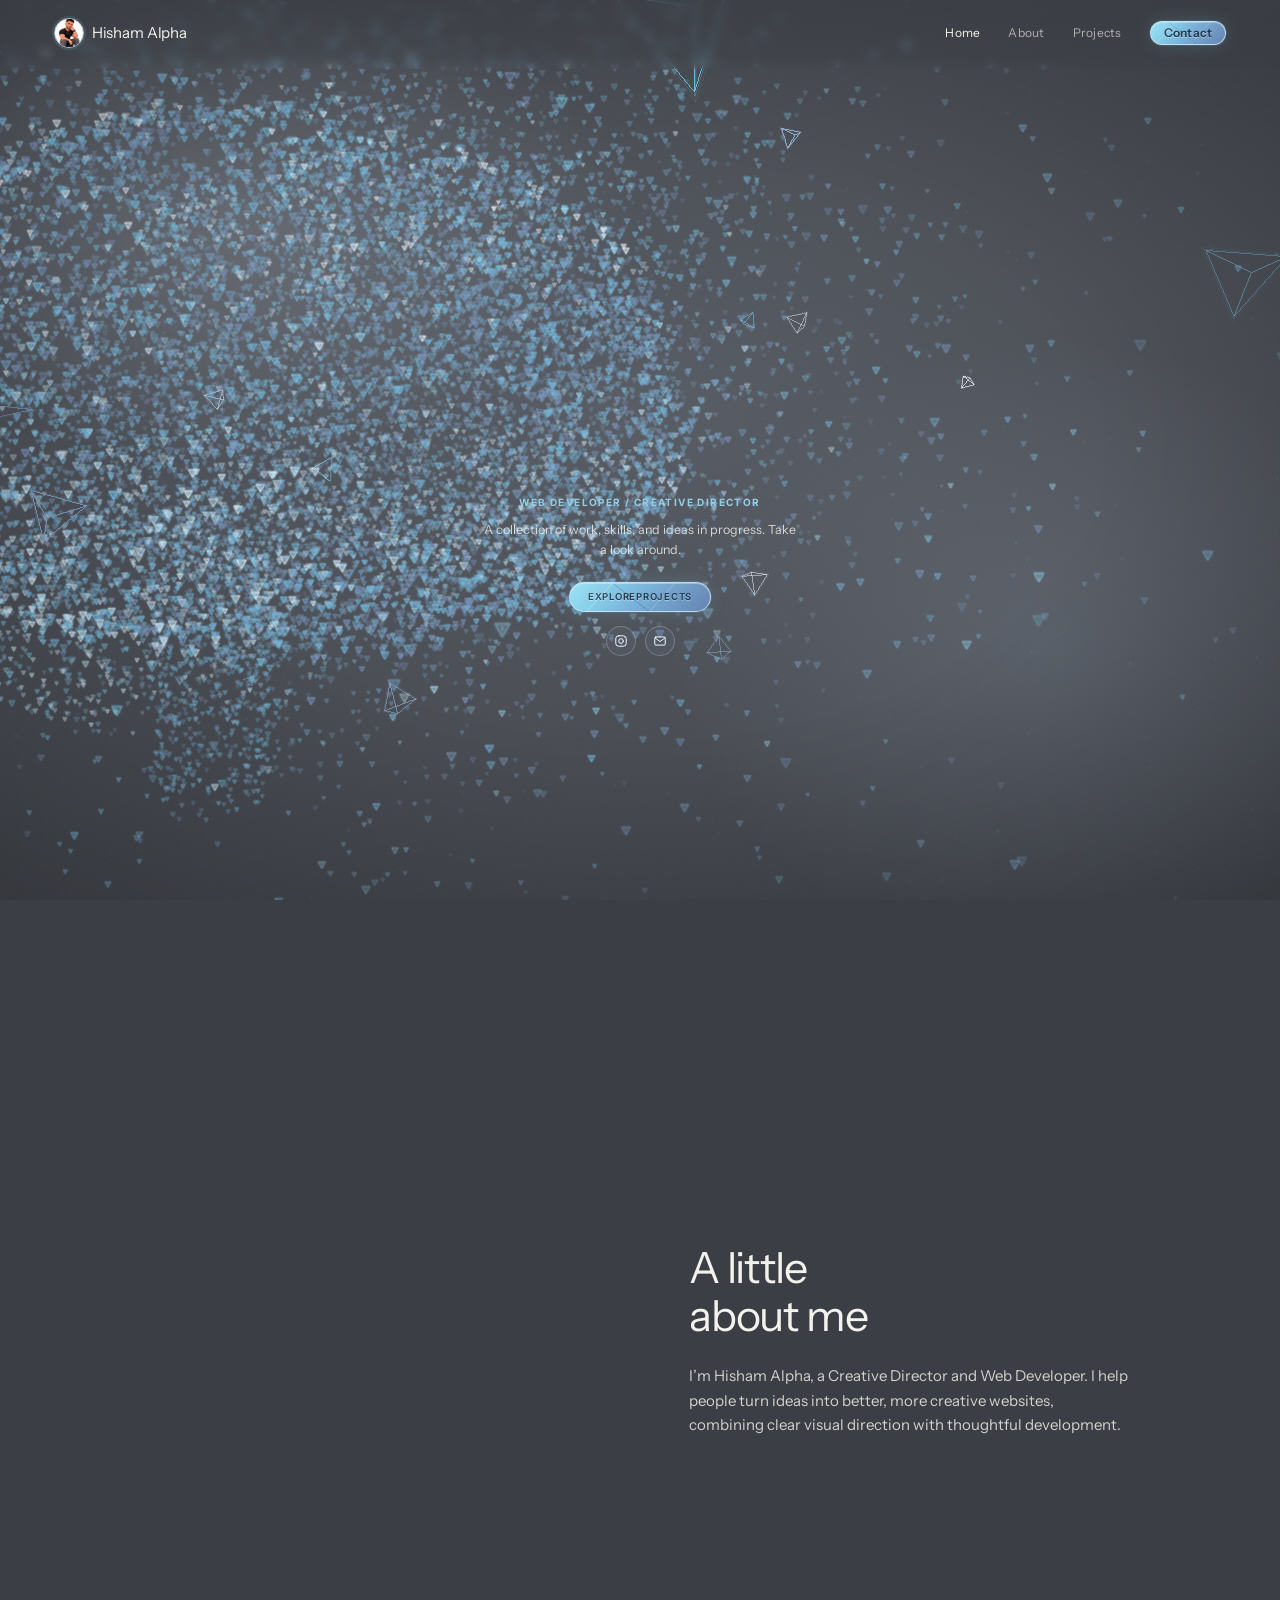
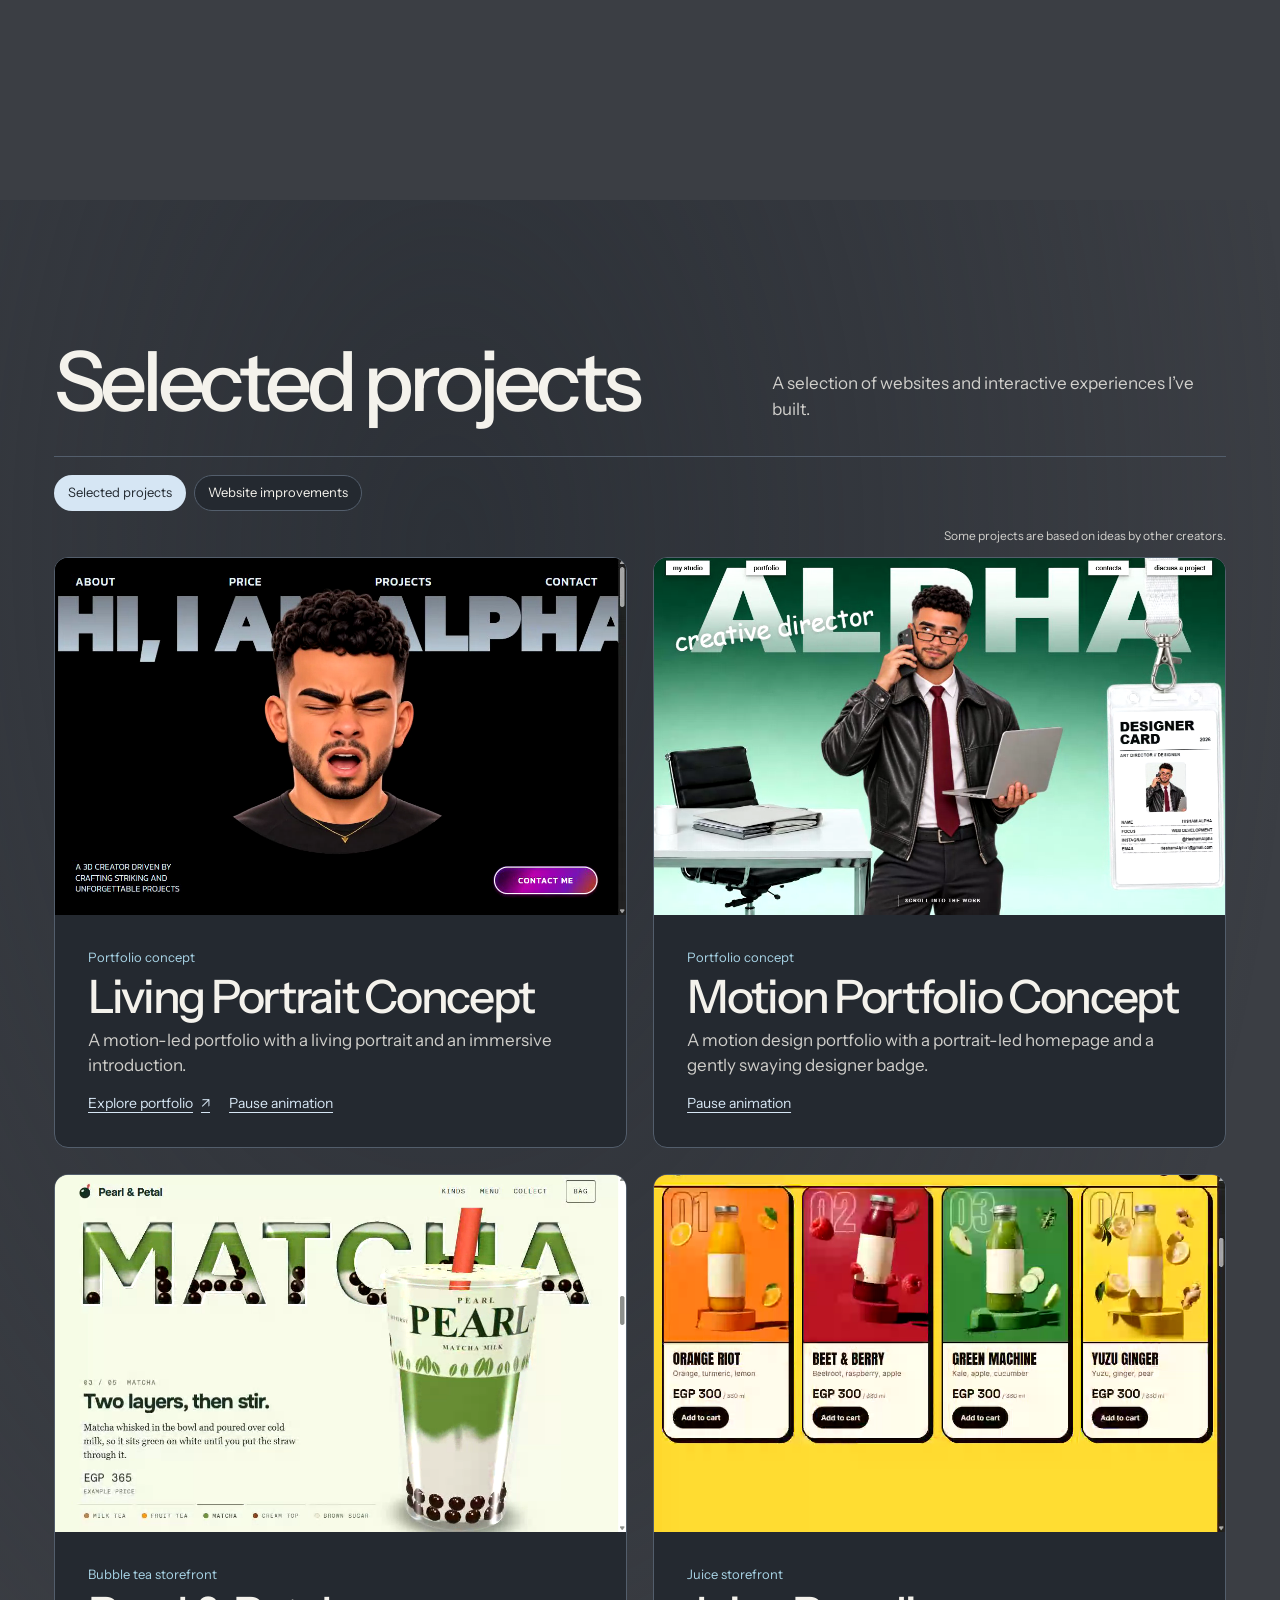
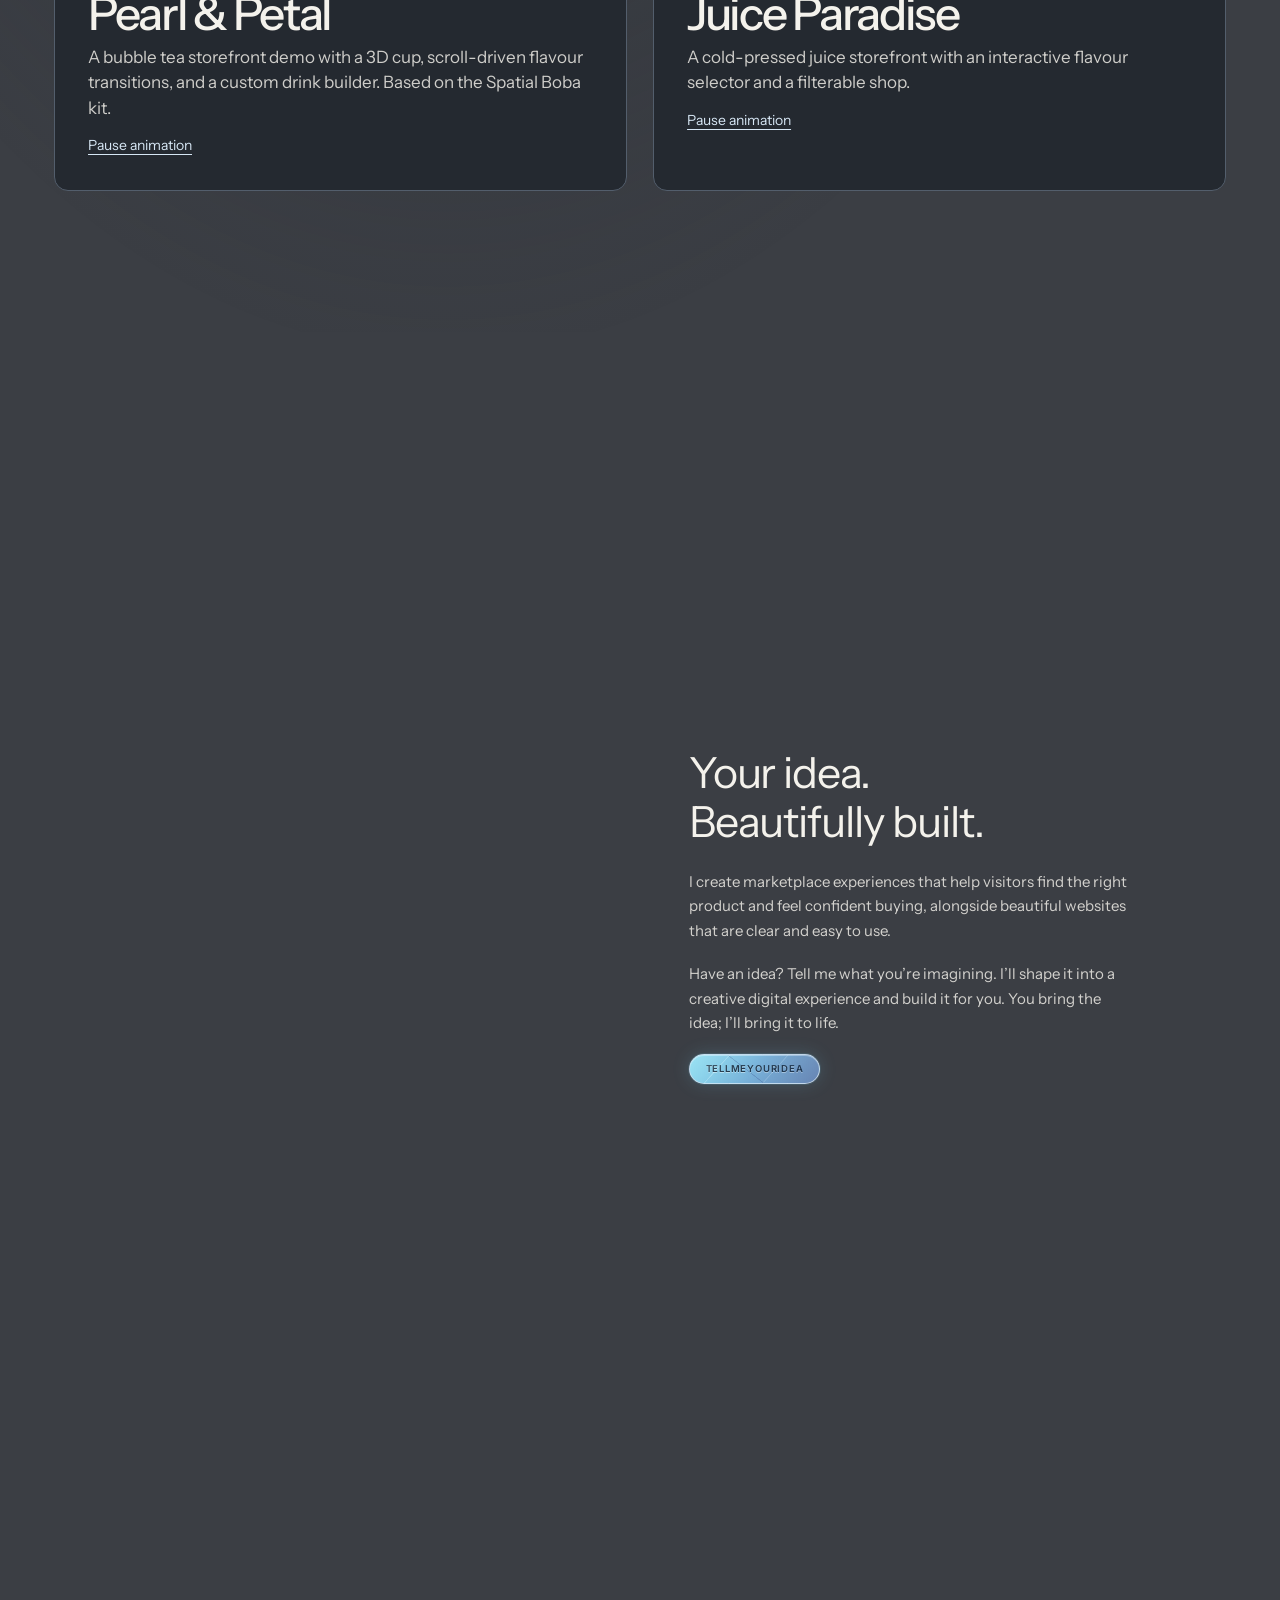
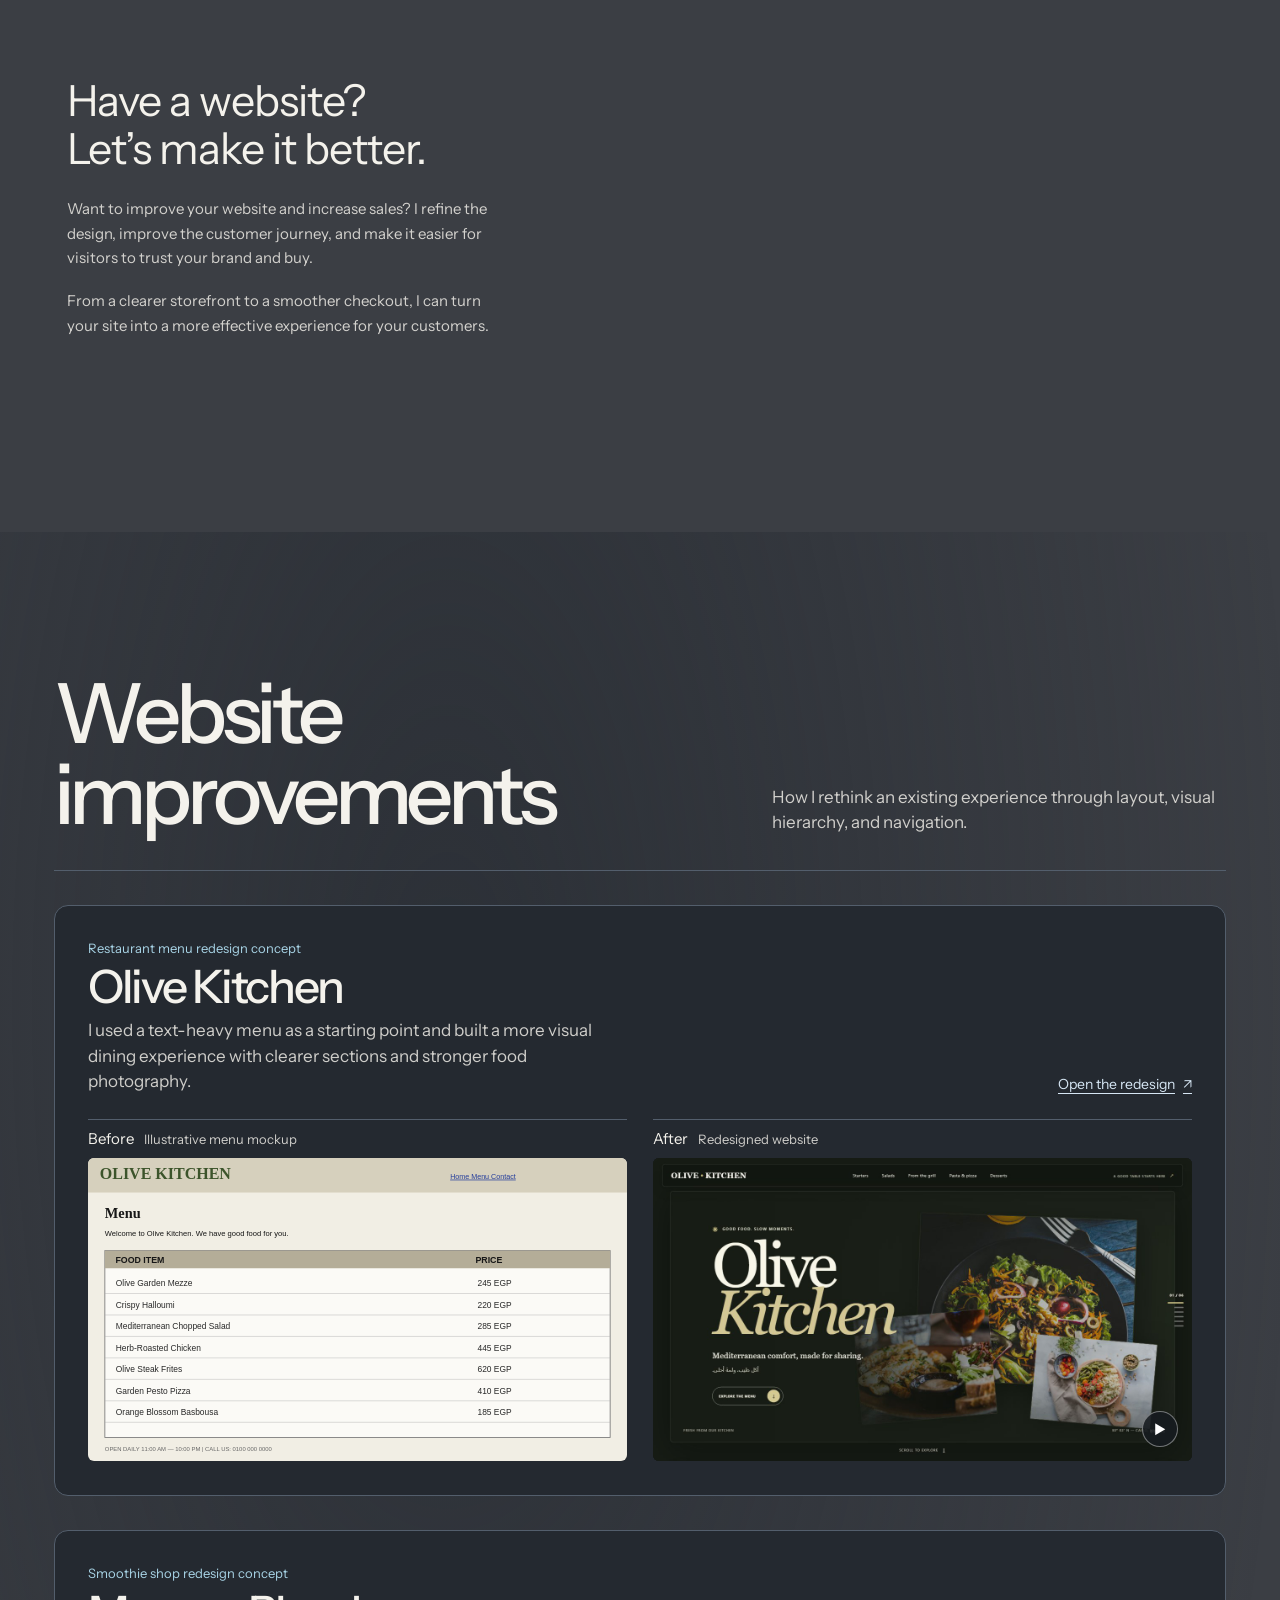
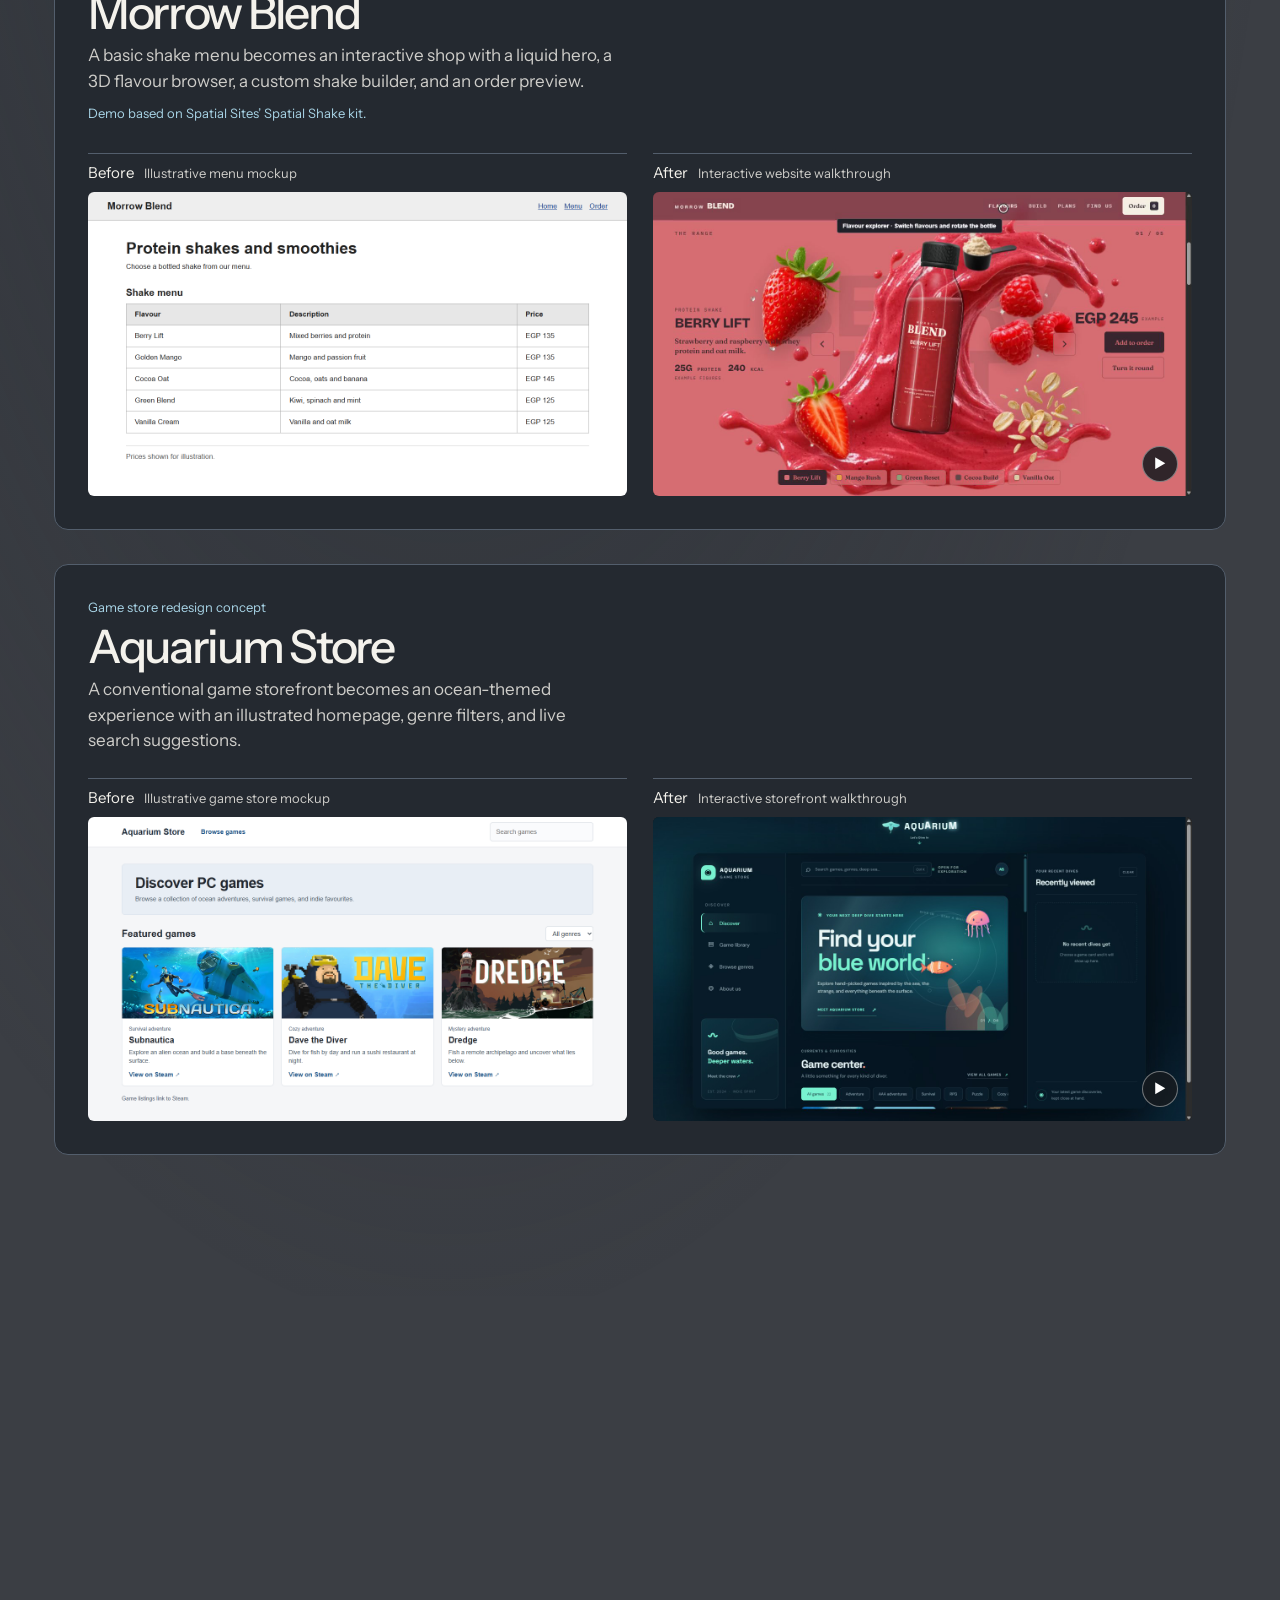
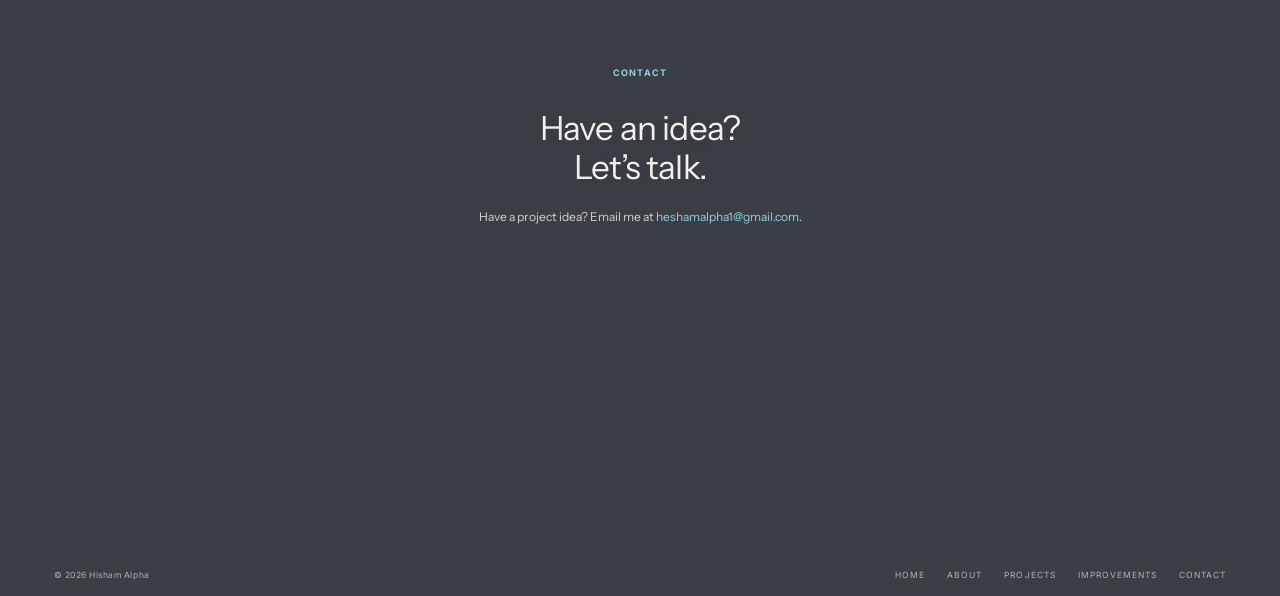
<file: index.html>
<!doctype html>
<html lang="en">
<head>
<meta charset="utf-8">
<meta name="viewport" content="width=device-width,initial-scale=1">
<title>Hisham Alpha — Portfolio</title>
<meta name="description" content="The portfolio of Hisham Alpha: selected work, skills, and experiments.">
<meta property="og:title" content="Hisham Alpha — Portfolio">
<meta property="og:description" content="Selected work, skills, and experiments by Hisham Alpha.">
<link rel="icon" href="data:image/svg+xml,%3Csvg xmlns='http://www.w3.org/2000/svg' viewBox='0 0 64 64'%3E%3Cpath d='M8 14v36M25 14v36M8 32h17' fill='none' stroke='%2374c8e8' stroke-width='5'/%3E%3Cpath d='M34 50 48 14l14 36M40 35h16' fill='none' stroke='%237895bb' stroke-width='5'/%3E%3C/svg%3E">
<link rel="preconnect" href="https://fonts.googleapis.com">
<link rel="preconnect" href="https://fonts.gstatic.com" crossorigin>
<link href="https://fonts.googleapis.com/css2?family=Instrument+Sans:ital,wght@0,400;0,500;0,600;1,400&family=Inter:wght@400;500;600;700&display=swap" rel="stylesheet">
<link rel="stylesheet" href="./assets/vendor/lenis.css">
<link rel="stylesheet" href="./style.css">
</head>
<body>

<div class="pre" id="pre" aria-hidden="true">
  <canvas class="pre__burst" id="preBurst"></canvas>
  <div class="pre__inner">
    <div class="pre__impact" id="preImpact" aria-hidden="true">
      <svg class="pre__letter pre__letter--h" id="preLetterH" viewBox="0 0 33 52"><path d="M5 5v42M28 5v42M5 26h23"/></svg>
      <svg class="pre__letter pre__letter--a" id="preLetterA" viewBox="0 0 42 52"><path d="M4 47 21 5l17 42M11 30h20"/></svg>
      <div class="pre__rail"><i id="preFill"></i></div>
    </div>
    <div class="pre__word">Hisham Alpha</div>
    <div class="pre__meta"><span id="preStatus">PREPARING THE SCENE</span><span><em id="prePct">0</em>%</span></div>
  </div>
</div>

<div class="cur" id="cur" aria-hidden="true"></div>
<div class="cur-ring" id="curRing" aria-hidden="true"><span id="curLabel"></span></div>

<div class="stage" id="stage" aria-hidden="true">
  <canvas id="gl"></canvas>
  <div class="stage__vignette"></div>
  <div class="stage__grain"></div>
</div>

<header class="hud" id="hud">
  <a class="hud__brand" href="#top" aria-label="Hisham Alpha, home" data-cursor="">
    <img class="hud__avatar" src="./assets/hisham-profile.png" alt="" width="30" height="30">
    <span>Hisham Alpha</span>
  </a>
  <nav class="hud__nav" aria-label="Primary">
    <a href="#top" data-nav="home">Home</a>
    <a href="#about" data-nav="about">About</a>
    <a href="#projects" data-nav="projects">Projects</a>
    <a class="pill" href="#contact" data-nav="contact" data-cursor="">Contact</a>
  </nav>
</header>

<main id="top">
  <section class="sec sec--hero" id="hero" data-scene="hero">
    <div class="hero__copy">
      <p class="eyebrow">Web Developer / Creative Director</p>
      <p class="hero__body">A collection of work, skills, and ideas in progress. Take a look around.</p>
      <a class="pill pill--lg" href="#projects" data-cursor="">Explore projects</a>
      <div class="hero__socials" role="group" aria-label="Social and contact links">
        <a class="social-link" href="https://www.instagram.com/hishamalpha/" target="_blank" rel="noopener noreferrer" aria-label="Instagram" title="Instagram" data-cursor="">
          <svg viewBox="0 0 24 24" aria-hidden="true"><rect x="3" y="3" width="18" height="18" rx="5"/><circle cx="12" cy="12" r="4"/><circle cx="17.5" cy="6.5" r=".8" class="social-dot"/></svg>
        </a>
        <a class="social-link" href="mailto:heshamalpha1@gmail.com" aria-label="Email" title="Email" data-cursor="">
          <svg viewBox="0 0 24 24" aria-hidden="true"><rect x="3" y="5" width="18" height="14" rx="2"/><path d="m4 7 8 6 8-6"/></svg>
        </a>
      </div>
    </div>
  </section>

  <section class="sec sec--side sec--right" id="about" data-scene="decisions">
    <div class="side__copy">
      <h2 class="h2">A little<br>about me</h2>
      <p class="body">I’m Hisham Alpha, a Creative Director and Web Developer. I help people turn ideas into better, more creative websites, combining clear visual direction with thoughtful development.</p>
    </div>
  </section>

  <section class="sec work-section" id="projects" data-scene="dust" aria-labelledby="projects-title">
    <div class="work-heading">
      <h2 id="projects-title">Selected projects</h2>
      <p>A selection of websites and interactive experiences I’ve built.</p>
    </div>
    <nav class="work-index" aria-label="Explore the work">
      <a href="#projects" aria-current="location">Selected projects</a>
      <a href="#improvements">Website improvements</a>
    </nav>
    <p class="work-credit">Some projects are based on ideas by other creators.</p>
    <div class="work-grid">
      <article class="work-card">
        <a class="work-card__image" href="./assets/mina-project-preview/index.html" target="_blank" rel="noopener" aria-label="Open Living Portrait Concept">
          <img src="./assets/work/mina-hero.jpg" alt="" width="1120" height="700" loading="lazy">
          <video id="mina-hero-loop" muted loop playsinline preload="metadata" poster="./assets/work/mina-hero.jpg" width="1120" height="700" aria-label="Living Portrait Concept homepage showing the portrait reacting to mouse movements and clicks">
            <source src="./assets/work/mina-hero.mp4" type="video/mp4">
            <source src="./assets/work/mina-hero.webm" type="video/webm">
          </video>
        </a>
        <div class="work-card__copy">
          <p class="work-type">Portfolio concept</p>
          <h3>Living Portrait Concept</h3>
          <p>A motion-led portfolio with a living portrait and an immersive introduction.</p>
          <a class="work-link" href="./assets/mina-project-preview/index.html" target="_blank" rel="noopener">Explore portfolio <span aria-hidden="true">↗</span></a>
          <button class="work-link" type="button" aria-controls="mina-hero-loop" data-project-loop-toggle hidden>Play animation</button>
        </div>
      </article>
      <article class="work-card">
        <div class="work-card__image">
          <img src="./assets/work/hesham-hero.jpg" alt="" width="1120" height="700" loading="lazy">
          <video id="hesham-hero-loop" muted loop playsinline preload="metadata" poster="./assets/work/hesham-hero.jpg" width="1120" height="700" aria-label="Motion Portfolio Concept homepage with a gently swaying designer badge">
            <source src="./assets/work/hesham-hero.mp4" type="video/mp4">
            <source src="./assets/work/hesham-hero.webm" type="video/webm">
            <a href="./assets/work/hesham-hero.mp4">Open the homepage preview</a>
          </video>
        </div>
        <div class="work-card__copy">
          <p class="work-type">Portfolio concept</p>
          <h3>Motion Portfolio Concept</h3>
          <p>A motion design portfolio with a portrait-led homepage and a gently swaying designer badge.</p>
          <button class="work-link" type="button" aria-controls="hesham-hero-loop" data-project-loop-toggle hidden>Play animation</button>
        </div>
      </article>
      <article class="work-card" id="boba">
        <div class="work-card__image">
          <img src="./assets/work/boba.jpg" alt="" width="1120" height="700" loading="lazy">
          <video id="boba-loop" muted loop playsinline preload="metadata" poster="./assets/work/boba.jpg" width="1120" height="700" aria-label="Pearl &amp; Petal walkthrough showing the 3D cup, flavour transitions, and drink customisation">
            <source src="./assets/work/boba.mp4" type="video/mp4">
            <source src="./assets/work/boba.webm" type="video/webm">
            <a href="./assets/work/boba.mp4">Open the Pearl &amp; Petal walkthrough</a>
          </video>
        </div>
        <div class="work-card__copy">
          <p class="work-type">Bubble tea storefront</p>
          <h3>Pearl &amp; Petal</h3>
          <p>A bubble tea storefront demo with a 3D cup, scroll-driven flavour transitions, and a custom drink builder. Based on the Spatial Boba kit.</p>
          <button class="work-link" type="button" aria-controls="boba-loop" data-project-loop-toggle hidden>Play animation</button>
        </div>
      </article>
      <article class="work-card" id="juice-paradise">
        <div class="work-card__image">
          <img src="./assets/work/juice-paradise.jpg" alt="" width="1120" height="700" loading="lazy">
          <video id="juice-paradise-loop" muted loop playsinline preload="metadata" poster="./assets/work/juice-paradise.jpg" width="1120" height="700" aria-label="Juice Paradise walkthrough showing the homepage flavour selector and the shop">
            <source src="./assets/work/juice-paradise.mp4" type="video/mp4">
            <source src="./assets/work/juice-paradise.webm" type="video/webm">
            <a href="./assets/work/juice-paradise.mp4">Open the Juice Paradise walkthrough</a>
          </video>
        </div>
        <div class="work-card__copy">
          <p class="work-type">Juice storefront</p>
          <h3>Juice Paradise</h3>
          <p>A cold-pressed juice storefront with an interactive flavour selector and a filterable shop.</p>
          <button class="work-link" type="button" aria-controls="juice-paradise-loop" data-project-loop-toggle hidden>Play animation</button>
        </div>
      </article>
    </div>
  </section>

  <section class="sec sec--side sec--right sec--tall" data-scene="bulb">
    <div class="side__copy">
      <h2 class="h2">Your idea.<br>Beautifully built.</h2>
      <p class="body">I create marketplace experiences that help visitors find the right product and feel confident buying, alongside beautiful websites that are clear and easy to use.</p>
      <p class="body">Have an idea? Tell me what you’re imagining. I’ll shape it into a creative digital experience and build it for you. You bring the idea; I’ll bring it to life.</p>
      <a class="pill" href="#contact" data-cursor="">Tell me your idea</a>
    </div>
  </section>

  <section class="sec sec--side sec--left sec--ideas" data-scene="globe">
    <div class="side__copy">
      <h2 class="h2">Have a website?<br>Let’s make it better.</h2>
      <p class="body">Want to improve your website and increase sales? I refine the design, improve the customer journey, and make it easier for visitors to trust your brand and buy.</p>
      <p class="body">From a clearer storefront to a smoother checkout, I can turn your site into a more effective experience for your customers.</p>
    </div>
  </section>

  <section class="sec work-section" id="improvements" data-scene="dust" aria-labelledby="improvements-title">
    <span id="skills" class="work-anchor" aria-hidden="true"></span>
    <div class="work-heading">
      <h2 id="improvements-title">Website improvements</h2>
      <p>How I rethink an existing experience through layout, visual hierarchy, and navigation.</p>
    </div>
    <article class="work-case">
      <header class="work-case__header">
        <div>
          <p class="work-type">Restaurant menu redesign concept</p>
          <h3>Olive Kitchen</h3>
          <p>I used a text-heavy menu as a starting point and built a more visual dining experience with clearer sections and stronger food photography.</p>
        </div>
        <a class="work-link" href="https://hesham-alpha.github.io/olive-kitchen/" target="_blank" rel="noopener">Open the redesign <span aria-hidden="true">↗</span></a>
      </header>
      <div class="work-case__compare">
        <figure>
          <figcaption>Before <span>Illustrative menu mockup</span></figcaption>
          <img src="./assets/olive-menu-before-desktop.svg" width="1280" height="720" alt="Olive Kitchen menu mockup showing dishes and prices in a plain table" loading="lazy">
        </figure>
        <figure>
          <figcaption>After <span>Redesigned website</span></figcaption>
          <div class="work-preview">
            <video controls playsinline preload="none" width="1280" height="720" poster="./assets/olive-kitchen-desktop.jpg" aria-label="Olive Kitchen redesign walkthrough">
              <source src="./assets/olive-kitchen-desktop.mp4" type="video/mp4">
              <a href="./assets/olive-kitchen-desktop.mp4">Open the redesign walkthrough</a>
            </video>
            <button class="work-preview__toggle" type="button" aria-label="Play or pause Olive Kitchen redesign walkthrough" aria-pressed="false" hidden>
              <img src="./assets/olive-kitchen-desktop.jpg" width="1280" height="720" alt="" loading="lazy">
              <span class="work-preview__icon" aria-hidden="true">▶</span>
            </button>
          </div>
        </figure>
      </div>
    </article>
    <article class="work-case" id="blend" aria-labelledby="blend-title">
      <header class="work-case__header">
        <div>
          <p class="work-type">Smoothie shop redesign concept</p>
          <h3 id="blend-title">Morrow Blend</h3>
          <p>A basic shake menu becomes an interactive shop with a liquid hero, a 3D flavour browser, a custom shake builder, and an order preview.</p>
          <p class="work-type blend-credit">Demo based on Spatial Sites’ Spatial Shake kit.</p>
        </div>
      </header>
      <div class="work-case__compare">
        <figure>
          <figcaption>Before <span>Illustrative menu mockup</span></figcaption>
          <img src="./assets/blend-before.png" width="1280" height="720" alt="Basic Morrow Blend website mockup with a plain table of flavours, descriptions and example prices" loading="lazy">
        </figure>
        <figure>
          <figcaption>After <span>Interactive website walkthrough</span></figcaption>
          <div class="work-preview">
            <video controls playsinline preload="none" width="1280" height="720" poster="./assets/blend-poster.jpg" aria-label="Morrow Blend walkthrough showing the flavour browser, shake builder, and order preview">
              <source src="./assets/blend-walkthrough.mp4" type="video/mp4">
              <a href="./assets/blend-walkthrough.mp4">Open the Blend walkthrough</a>
            </video>
            <button class="work-preview__toggle" type="button" aria-label="Play or pause Morrow Blend walkthrough" aria-pressed="false" hidden>
              <img src="./assets/blend-poster.jpg" width="1280" height="720" alt="" loading="lazy">
              <span class="work-preview__icon" aria-hidden="true">▶</span>
            </button>
          </div>
        </figure>
      </div>
    </article>
    <article class="work-case" id="aquarium" aria-labelledby="aquarium-title">
      <header class="work-case__header">
        <div>
          <p class="work-type">Game store redesign concept</p>
          <h3 id="aquarium-title">Aquarium Store</h3>
          <p>A conventional game storefront becomes an ocean-themed experience with an illustrated homepage, genre filters, and live search suggestions.</p>
        </div>
      </header>
      <div class="work-case__compare">
        <figure>
          <figcaption>Before <span>Illustrative game store mockup</span></figcaption>
          <img src="./assets/aquarium-before.png" width="1280" height="720" alt="Aquarium Store mockup with a search box, a genre dropdown, and three illustrated game cards" loading="lazy">
        </figure>
        <figure>
          <figcaption>After <span>Interactive storefront walkthrough</span></figcaption>
          <div class="work-preview">
            <video controls playsinline preload="none" width="1280" height="720" poster="./assets/aquarium-poster.jpg" aria-label="Aquarium Store walkthrough showing the homepage, genre filters, and game search">
              <source src="./assets/aquarium-walkthrough.mp4" type="video/mp4">
              <a href="./assets/aquarium-walkthrough.mp4">Open the Aquarium Store walkthrough</a>
            </video>
            <button class="work-preview__toggle" type="button" aria-label="Play or pause Aquarium Store walkthrough" aria-pressed="false" hidden>
              <img src="./assets/aquarium-poster.jpg" width="1280" height="720" alt="" loading="lazy">
              <span class="work-preview__icon" aria-hidden="true">▶</span>
            </button>
          </div>
        </figure>
      </div>
    </article>
  </section>

  <section class="sec sec--cta" id="contact" data-scene="logo">
    <div class="cta__copy">
      <p class="eyebrow">Contact</p>
      <h2 class="cta__h">Have an idea?<br>Let’s talk.</h2>
      <p class="contact__note">Have a project idea? Email me at <a class="lnk" href="mailto:heshamalpha1@gmail.com">heshamalpha1@gmail.com</a>.</p>
    </div>
    <footer class="foot">
      <span class="foot__c">© 2026 Hisham Alpha</span>
      <nav class="foot__nav" aria-label="Footer">
        <a href="#top">Home</a><a href="#about">About</a><a href="#projects">Projects</a><a href="#improvements">Improvements</a><a href="#contact">Contact</a>
      </nav>
    </footer>
  </section>
</main>

<script src="./assets/vendor/gsap.min.js"></script>
<script src="./assets/vendor/ScrollTrigger.min.js"></script>
<script src="./assets/vendor/lenis.min.js"></script>
<script src="./assets/vendor/three.min.js"></script>
<script src="./assets/particles.js"></script>
<script src="./script.js"></script>
</body>
</html>
</file>
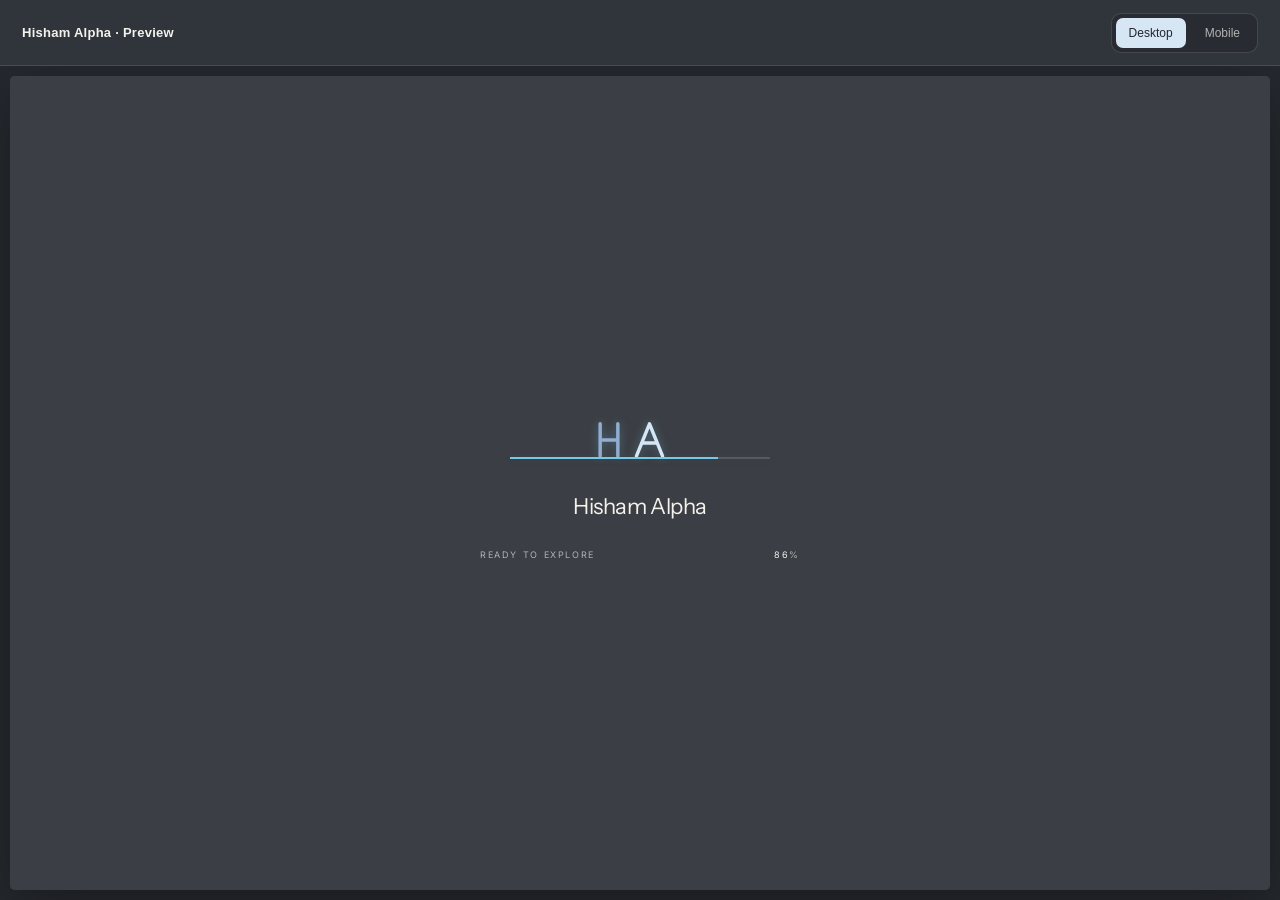
<file: preview.html>
<!doctype html>
<html lang="en">
<head>
<meta charset="utf-8">
<meta name="viewport" content="width=device-width,initial-scale=1">
<title>Hisham Alpha — Preview</title>
<style>
  * { box-sizing: border-box; }
  html, body { margin: 0; min-height: 100%; background: #25282e; color: #f4f2ec; font-family: Inter, "Segoe UI", sans-serif; }
  body { min-height: 100vh; }
  .toolbar { position: relative; z-index: 2; display: flex; align-items: center; justify-content: space-between; gap: 20px; min-height: 66px; padding: 12px 22px; background: #30343b; border-bottom: 1px solid rgba(244,242,236,.12); }
  .brand { font-size: 13px; font-weight: 600; letter-spacing: .02em; }
  .switcher { display: flex; gap: 6px; padding: 4px; border: 1px solid rgba(244,242,236,.14); border-radius: 10px; background: rgba(0,0,0,.16); }
  .switcher button { border: 0; border-radius: 7px; padding: 8px 13px; color: rgba(244,242,236,.68); background: transparent; font: inherit; font-size: 12px; cursor: pointer; }
  .switcher button[aria-pressed="true"] { color: #22262d; background: #d6e6f4; }
  .stage { min-height: calc(100vh - 66px); display: flex; justify-content: center; align-items: center; padding: 10px; }
  .viewport { width: 100%; height: calc(100vh - 86px); border: 0; border-radius: 5px; background: #3b3e44; box-shadow: 0 18px 60px rgba(0,0,0,.3); }
  .stage.is-mobile { padding: 10px 14px 20px; }
  .stage.is-mobile .viewport { width: min(390px, calc((100vh - 126px) * .462)); height: min(844px, calc(100vh - 126px)); border: 7px solid #111318; border-radius: 28px; box-shadow: 0 22px 72px rgba(0,0,0,.5), 0 0 0 1px rgba(255,255,255,.16); }
  @media (max-width: 520px) {
    .toolbar { padding-inline: 13px; }
    .brand { font-size: 11px; }
    .switcher button { padding: 8px 9px; font-size: 11px; }
    .viewport { height: calc(100vh - 82px); }
  }
</style>
</head>
<body>
  <header class="toolbar">
    <div class="brand">Hisham Alpha · Preview</div>
    <nav class="switcher" aria-label="Preview size">
      <button type="button" data-mode="desktop" aria-pressed="true">Desktop</button>
      <button type="button" data-mode="mobile" aria-pressed="false">Mobile</button>
    </nav>
  </header>
  <main class="stage" id="stage">
    <iframe class="viewport" title="Portfolio website preview" src="./index.html" allow="autoplay"></iframe>
  </main>
  <script>
    const stage = document.getElementById('stage');
    const buttons = [...document.querySelectorAll('[data-mode]')];
    buttons.forEach(button => button.addEventListener('click', () => {
      const mobile = button.dataset.mode === 'mobile';
      stage.classList.toggle('is-mobile', mobile);
      buttons.forEach(item => item.setAttribute('aria-pressed', String(item === button)));
    }));
  </script>
</body>
</html>
</file>
<file: assets/vendor/lenis.css>
html.lenis,html.lenis body{height:auto}.lenis.lenis-smooth [data-lenis-prevent]{overscroll-behavior:contain}.lenis.lenis-stopped{overflow:clip}.lenis.lenis-smooth iframe{pointer-events:none}
</file>
<file: style.css>
/* ══════════════════════════════════════════════════════════════════
   HISHAM ALPHA — particle scenes on a fixed stage.
   ══════════════════════════════════════════════════════════════════ */
:root {
  --bg: #3b3e44;
  --bg2: #565a62;
  --ink: #f4f2ec;
  --ink-70: rgba(244, 242, 236, .82);
  --ink-55: rgba(244, 242, 236, .64);
  --ink-35: rgba(244, 242, 236, .42);
  --violet: #7895bb;
  --violet-2: #74c8e8;
  --teal: #91add0;
  --yellow: #94cee5;
  --pink: #d6e6f4;
  --sans: "Instrument Sans", "Inter", "Helvetica Neue", Arial, sans-serif;
  --mono: "Inter", "Helvetica Neue", Arial, sans-serif;
  --pad: clamp(20px, 4.2vw, 64px);
  --ease: cubic-bezier(.16, 1, .3, 1);
}

* { box-sizing: border-box; margin: 0; padding: 0; }
html { scroll-behavior: auto; }
html, body { background: var(--bg); color: var(--ink); }
body {
  font-family: var(--sans);
  font-size: 15px;
  line-height: 1.5;
  -webkit-font-smoothing: antialiased;
  overflow-x: hidden;
  min-height: 100vh;
}
body.is-loading { overflow: hidden; }
a { color: inherit; text-decoration: none; }
button { font: inherit; color: inherit; background: none; border: 0; cursor: pointer; }
img { display: block; max-width: 100%; }
::selection { background: var(--violet); color: #fff; }

/* thin native scrollbar like the reference */
::-webkit-scrollbar { width: 6px; }
::-webkit-scrollbar-track { background: #303238; }
::-webkit-scrollbar-thumb { background: rgba(244,242,236,.32); border-radius: 3px; }

/* ── stage ───────────────────────────────────────────────── */
.stage { position: fixed; inset: 0; z-index: 0; overflow: hidden; background: radial-gradient(42% 36% at 18% 24%, rgba(235,241,252,.18) 0%, transparent 76%), radial-gradient(38% 44% at 82% 72%, rgba(178,196,220,.16) 0%, transparent 78%), radial-gradient(120% 90% at 50% 45%, var(--bg2) 0%, var(--bg) 76%); }
.stage canvas { position: absolute; z-index: 0; inset: 0; width: 100%; height: 100%; display: block; }
.stage__vignette { position: absolute; inset: 0; pointer-events: none;
  z-index: 2;
  background: radial-gradient(90% 80% at 50% 50%, transparent 40%, rgba(12,14,18,.28) 100%); }
.stage__grain { position: absolute; inset: -50%; pointer-events: none; opacity: .045; mix-blend-mode: screen;
  z-index: 3;
  background-image: url("data:image/svg+xml;utf8,<svg xmlns='http://www.w3.org/2000/svg' width='160' height='160'><filter id='n'><feTurbulence type='fractalNoise' baseFrequency='.9' numOctaves='2' stitchTiles='stitch'/><feColorMatrix type='saturate' values='0'/></filter><rect width='100%' height='100%' filter='url(%23n)'/></svg>");
  animation: grain 1.2s steps(6) infinite; }
@keyframes grain { 0%{transform:translate(0,0)} 20%{transform:translate(-3%,2%)} 40%{transform:translate(2%,-4%)} 60%{transform:translate(-1%,3%)} 80%{transform:translate(3%,-1%)} 100%{transform:translate(0,0)} }

/* ── preloader ───────────────────────────────────────────── */
.pre { position: fixed; inset: 0; z-index: 100; background: var(--bg); display: grid; place-items: center;
  transition: opacity .95s ease, visibility .95s; }
.pre.is-done { opacity: 0; visibility: hidden; pointer-events: none; }
.pre.is-bursting .pre__letter { animation: none; transform: scale(.4); opacity: 0; transition: transform .12s ease-out, opacity .12s ease-out; }
.pre__inner { position: relative; z-index: 2; width: min(320px, 70vw); text-align: center; }
.pre__impact { position: relative; width: min(260px, 100%); height: 68px; margin: 0 auto 18px; }
.pre__letter { position: absolute; bottom: 12px; height: 40px; fill: none; stroke: var(--pink); stroke-width: 4.5; stroke-linecap: round; stroke-linejoin: round; opacity: 0; filter: drop-shadow(0 0 5px rgba(116,200,232,.35)); transform-origin: 50% 50%; will-change: transform, opacity, left; }
.pre__letter--h { left: 0; width: 26px; stroke: var(--teal); animation: pre-h-roll 3.2s linear both; }
.pre__letter--a { right: 0; width: 33px; stroke: var(--pink); animation: pre-a-roll 3.2s linear both; }
.pre__rail { position: absolute; right: 0; bottom: 13px; left: 0; height: 2px; background: rgba(255,255,255,.14); overflow: hidden; box-shadow: 0 0 10px rgba(116,200,232,.08); }
.pre__rail i { display: block; height: 100%; width: 0; background: var(--violet-2); transition: width .25s ease-out; }
.pre__burst { position: absolute; z-index: 4; inset: 0; width: 100%; height: 100%; pointer-events: none; }
.pre__word { font-size: 22px; letter-spacing: -.02em; margin-bottom: 25px; }
.pre__meta { display: flex; justify-content: space-between; margin-top: 12px; font-size: 9px; letter-spacing: .18em; text-transform: uppercase; color: var(--ink-55); font-family: var(--mono); }
.pre__meta em { font-style: normal; color: var(--ink); }
@keyframes pre-h-roll {
  0% { opacity: 0; transform: translate3d(0,-45vh,0) rotate(0deg) scale(1); animation-timing-function: cubic-bezier(.45,0,.78,1); }
  7% { opacity: 1; }
  30% { opacity: 1; left: 0; transform: translate3d(0,0,0) rotate(0deg) scaleX(1.08) scaleY(.9); }
  32.25% { left: 1.375%; transform: translate3d(0,-23.2%,0) rotate(45deg) scale(1); }
  34.5% { left: 2.75%; transform: translate3d(0,-30.3%,0) rotate(90deg) scale(1); }
  36.75% { left: 4.125%; transform: translate3d(0,-33.9%,0) rotate(135deg) scale(1); }
  39% { left: 5.5%; transform: translate3d(0,-35%,0) rotate(180deg) scale(1); }
  41.25% { left: 6.875%; transform: translate3d(0,-33.9%,0) rotate(225deg) scale(1); }
  43.5% { left: 8.25%; transform: translate3d(0,-30.3%,0) rotate(270deg) scale(1); }
  45.75% { left: 9.625%; transform: translate3d(0,-23.2%,0) rotate(315deg) scale(1); }
  48% { left: 11%; transform: translate3d(0,0,0) rotate(360deg) scaleX(1.08) scaleY(.9); }
  50.25% { left: 12.375%; transform: translate3d(0,-23.2%,0) rotate(405deg) scale(1); }
  52.5% { left: 13.75%; transform: translate3d(0,-30.3%,0) rotate(450deg) scale(1); }
  54.75% { left: 15.125%; transform: translate3d(0,-33.9%,0) rotate(495deg) scale(1); }
  57% { left: 16.5%; transform: translate3d(0,-35%,0) rotate(540deg) scale(1); }
  59.25% { left: 17.875%; transform: translate3d(0,-33.9%,0) rotate(585deg) scale(1); }
  61.5% { left: 19.25%; transform: translate3d(0,-30.3%,0) rotate(630deg) scale(1); }
  63.75% { left: 20.625%; transform: translate3d(0,-23.2%,0) rotate(675deg) scale(1); }
  66% { left: 22%; transform: translate3d(0,0,0) rotate(720deg) scaleX(1.08) scaleY(.9); }
  68.25% { left: 23.375%; transform: translate3d(0,-23.2%,0) rotate(765deg) scale(1); }
  70.5% { left: 24.75%; transform: translate3d(0,-30.3%,0) rotate(810deg) scale(1); }
  72.75% { left: 26.125%; transform: translate3d(0,-33.9%,0) rotate(855deg) scale(1); }
  75% { left: 27.5%; transform: translate3d(0,-35%,0) rotate(900deg) scale(1); }
  77.25% { left: 28.875%; transform: translate3d(0,-33.9%,0) rotate(945deg) scale(1); }
  79.5% { left: 30.25%; transform: translate3d(0,-30.3%,0) rotate(990deg) scale(1); }
  81.75% { left: 31.625%; transform: translate3d(0,-23.2%,0) rotate(1035deg) scale(1); }
  84%, 100% { left: 33%; opacity: 1; transform: translate3d(0,0,0) rotate(1080deg) scale(1); }
}
@keyframes pre-a-roll {
  0% { opacity: 0; transform: translate3d(0,-55vh,0) rotate(0deg) scale(1); animation-timing-function: cubic-bezier(.45,0,.78,1); }
  10% { opacity: 1; }
  30% { opacity: 1; right: 0; transform: translate3d(0,0,0) rotate(0deg) scaleX(1.08) scaleY(.9); }
  32.25% { right: 1.667%; transform: translate3d(0,-28.5%,0) rotate(-45deg) scale(1); }
  34.5% { right: 3.333%; transform: translate3d(0,-37.4%,0) rotate(-90deg) scale(1); }
  36.75% { right: 5%; transform: translate3d(0,-41.6%,0) rotate(-135deg) scale(1); }
  39% { right: 6.667%; transform: translate3d(0,-43.25%,0) rotate(-180deg) scale(1); }
  41.25% { right: 8.333%; transform: translate3d(0,-41.6%,0) rotate(-225deg) scale(1); }
  43.5% { right: 10%; transform: translate3d(0,-37.4%,0) rotate(-270deg) scale(1); }
  45.75% { right: 11.667%; transform: translate3d(0,-28.5%,0) rotate(-315deg) scale(1); }
  48% { right: 13.333%; transform: translate3d(0,0,0) rotate(-360deg) scaleX(1.08) scaleY(.9); }
  50.25% { right: 15%; transform: translate3d(0,-28.5%,0) rotate(-405deg) scale(1); }
  52.5% { right: 16.667%; transform: translate3d(0,-37.4%,0) rotate(-450deg) scale(1); }
  54.75% { right: 18.333%; transform: translate3d(0,-41.6%,0) rotate(-495deg) scale(1); }
  57% { right: 20%; transform: translate3d(0,-43.25%,0) rotate(-540deg) scale(1); }
  59.25% { right: 21.667%; transform: translate3d(0,-41.6%,0) rotate(-585deg) scale(1); }
  61.5% { right: 23.333%; transform: translate3d(0,-37.4%,0) rotate(-630deg) scale(1); }
  63.75% { right: 25%; transform: translate3d(0,-28.5%,0) rotate(-675deg) scale(1); }
  66% { right: 26.667%; transform: translate3d(0,0,0) rotate(-720deg) scaleX(1.08) scaleY(.9); }
  68.25% { right: 28.333%; transform: translate3d(0,-28.5%,0) rotate(-765deg) scale(1); }
  70.5% { right: 30%; transform: translate3d(0,-37.4%,0) rotate(-810deg) scale(1); }
  72.75% { right: 31.667%; transform: translate3d(0,-41.6%,0) rotate(-855deg) scale(1); }
  75% { right: 33.333%; transform: translate3d(0,-43.25%,0) rotate(-900deg) scale(1); }
  77.25% { right: 35%; transform: translate3d(0,-41.6%,0) rotate(-945deg) scale(1); }
  79.5% { right: 36.667%; transform: translate3d(0,-37.4%,0) rotate(-990deg) scale(1); }
  81.75% { right: 38.333%; transform: translate3d(0,-28.5%,0) rotate(-1035deg) scale(1); }
  84%, 100% { right: 40%; opacity: 1; transform: translate3d(0,0,0) rotate(-1080deg) scale(1); }
}
@media (prefers-reduced-motion: reduce) {
  .pre__letter--h { left: 33%; animation: none; transform: none; opacity: 1; }
  .pre__letter--a { right: 40%; animation: none; transform: none; opacity: 1; }
}

/* ── cursor ──────────────────────────────────────────────── */
.cur, .cur-ring { position: fixed; top: 0; left: 0; z-index: 90; pointer-events: none; opacity: 0; will-change: transform; }
.cur { width: 128px; height: 128px; margin: -64px 0 0 -64px; border-radius: 50%;
  background: radial-gradient(circle, rgba(238,247,255,.16) 0%, rgba(116,200,232,.12) 25%, rgba(120,149,187,.07) 48%, transparent 72%);
  filter: blur(7px); mix-blend-mode: screen; transition: opacity .35s ease; }
.cur-ring { width: 34px; height: 34px; margin: -17px 0 0 -17px; border-radius: 50%; border: 1px solid rgba(238,247,255,.35);
  transition: width .3s var(--ease), height .3s var(--ease), margin .3s var(--ease), border-color .3s, background .3s; display: grid; place-items: center; }
.cur-ring span { font-family: var(--mono); font-size: 8px; letter-spacing: .14em; text-transform: uppercase; opacity: 0; transition: opacity .2s; white-space: nowrap; }
.cur-ring.is-active { width: 54px; height: 54px; margin: -27px 0 0 -27px; border-color: var(--violet-2); background: rgba(116,200,232,.15); }
.cur-ring.is-active span { opacity: 1; }
@media (hover: none), (pointer: coarse) { .cur, .cur-ring { display: none; } }

/* ── HUD ─────────────────────────────────────────────────── */
.hud { position: fixed; top: 0; left: 0; right: 0; z-index: 50; isolation: isolate; display: flex; align-items: center; justify-content: space-between;
  padding: 18px var(--pad); pointer-events: none; }
.hud::before { content: ""; position: absolute; z-index: -1; top: 0; left: 0; right: 0; height: calc(100% + 3px); pointer-events: none;
  background: linear-gradient(180deg, rgba(59,62,68,.68) 0%, rgba(59,62,68,.42) 82%, transparent 100%);
  -webkit-backdrop-filter: blur(5px); backdrop-filter: blur(5px); }
.hud > * { pointer-events: auto; }
.hud__brand { display: inline-flex; align-items: center; gap: 8px; font-size: 15px; letter-spacing: -.01em; }
.hud__avatar {
  display: block;
  width: 30px;
  height: 30px;
  flex: 0 0 30px;
  border-radius: 50%;
  object-fit: cover;
  object-position: 50% 15%;
  border: 1px solid rgba(238, 247, 255, .68);
  box-shadow: 0 0 0 2px rgba(116, 200, 232, .15);
}
.hud__nav { display: flex; align-items: center; gap: 28px; }
.hud__nav a:not(.pill) { font-family: var(--mono); font-size: 10px; letter-spacing: .12em; text-transform: uppercase; color: var(--ink-55); transition: color .3s; }
.hud__nav a:not(.pill):hover, .hud__nav a.is-active { color: var(--ink); }
.hud__nav .pill { text-transform: none; letter-spacing: .02em; font-family: var(--sans); font-size: 12px; }

.pill { position: relative; isolation: isolate; display: inline-flex; align-items: center; justify-content: center; height: 24px; padding: 0 13px; border: 1px solid rgba(214, 230, 244, .78); border-radius: 999px; overflow: visible;
  background: linear-gradient(132deg, transparent 0 25%, rgba(214,248,255,.30) 25.4% 25.9%, transparent 26.3% 63%, rgba(220,245,255,.22) 63.4% 63.8%, transparent 64.2%), linear-gradient(38deg, transparent 0 44%, rgba(57,81,139,.28) 44.4% 44.9%, transparent 45.3%), linear-gradient(122deg, #8bdcf0 0%, #7cb5db 52%, #7895bb 100%);
  color: #24394b; font-family: var(--mono); font-size: 8.5px; letter-spacing: .08em; text-transform: uppercase; font-weight: 600;
  text-shadow: 0 1px 0 rgba(236, 251, 255, .48); transition: transform .35s var(--ease), opacity .25s ease, box-shadow .3s, filter .3s; box-shadow: 0 0 0 1px rgba(116,200,232,.12), 0 0 18px rgba(116,200,232,.20), inset 0 1px 0 rgba(236,251,255,.42); }
.pill::before, .pill::after { content: ""; position: absolute; inset: 0; border-radius: inherit; pointer-events: none; }
.pill::before { z-index: 0; background: linear-gradient(145deg, rgba(210,249,255,.32), transparent 38%, rgba(4,39,134,.22)); opacity: .7; }
.pill::after { inset: 2px; opacity: 0; background: linear-gradient(126deg, transparent 0 33%, rgba(57,81,139,.96) 33.6% 34.2%, rgba(214,230,244,.9) 34.7% 35.2%, transparent 35.8%), linear-gradient(54deg, transparent 0 53%, rgba(57,81,139,.94) 53.5% 54.1%, rgba(214,230,244,.86) 54.6% 55.1%, transparent 55.7%), linear-gradient(162deg, transparent 0 43%, rgba(57,81,139,.9) 43.5% 44.1%, rgba(214,230,244,.82) 44.6% 45.1%, transparent 45.7%); filter: drop-shadow(0 0 4px rgba(116,200,232,.72)); transition: opacity .16s ease, transform .24s ease, clip-path .18s ease; transform: scale(.97); }
.pill.crack-left::after { clip-path: polygon(0 0, 44% 0, 38% 100%, 0 100%); }
.pill.crack-center::after { clip-path: inset(0); }
.pill.crack-right::after { clip-path: polygon(60% 0, 100% 0, 100% 100%, 55% 100%); }
.pill:hover { transform: translateY(-1px); filter: brightness(1.08); box-shadow: 0 0 0 1px rgba(116,200,232,.25), 0 0 25px rgba(116,200,232,.34), inset 0 1px 0 rgba(236,251,255,.58); }
.pill.crack-left::after, .pill.crack-center::after, .pill.crack-right::after, .pill:focus-visible::after { opacity: .94; transform: scale(1); }
.pill:focus-visible { outline: 2px solid rgba(116,200,232,.85); outline-offset: 4px; }
.pill.is-shattering { opacity: 0; transform: scale(.9); filter: brightness(1.4); pointer-events: none; }
.pill.is-shattering::before, .pill.is-shattering::after { opacity: 0; }
.pill.is-reforming { opacity: 1; transform: scale(1); transition: opacity .42s ease, transform .52s var(--ease), box-shadow .3s; }
.pill--lg { height: 30px; padding: 0 18px; font-size: 9.5px; }
.shard-canvas { position: fixed; inset: 0; z-index: 1; width: 100%; height: 100%; pointer-events: none; }
.magnet-canvas { position: fixed; inset: 0; z-index: 1; width: 100%; height: 100%; pointer-events: none; }
@media (prefers-reduced-motion: reduce) { .pill, .pill::after { transition-duration: .01ms; } }

/* ── sections ────────────────────────────────────────────── */
main { position: relative; z-index: 2; }
.sec { position: relative; min-height: 100vh; padding: 0 var(--pad); }

.h2 { font-size: clamp(26px, 2.75vw, 42px); font-weight: 400; letter-spacing: -.025em; line-height: 1.12; margin-bottom: 20px; }
.h2--xl { font-size: clamp(38px, 4.4vw, 68px); letter-spacing: -.03em; line-height: 1.02; }
.body { font-size: 12.5px; line-height: 1.55; color: var(--ink-70); max-width: 34ch; margin-bottom: 14px; }
.body em { font-style: italic; }
.body em.hi { color: var(--yellow); }
.eyebrow { font-family: var(--mono); font-size: 9px; letter-spacing: .14em; text-transform: uppercase; color: var(--yellow); font-weight: 700; margin-bottom: 8px; }
.lnk { color: var(--yellow); }
.lnk:hover { text-decoration: underline; }

/* hero */
.sec--hero { display: flex; align-items: center; min-height: 100vh; }
.hero__copy { position: absolute; top: 55%; left: 50%; width: min(92vw, 740px); max-width: none; text-align: center; transform: translateX(-50%); }
.hero__copy .eyebrow { margin-bottom: 10px; font-size: 10px; }
.hero__body { font-size: 12.5px; line-height: 1.6; color: var(--ink-70); max-width: 40ch; margin: 0 auto 22px; }
.hero__copy .eyebrow, .hero__body, .hero__copy .pill { opacity: 0; transform: translateY(14px); }

/* side copy sections */
.sec--side { display: flex; align-items: center; }
.sec--side.sec--tall { min-height: 130vh; }
.sec--ideas { min-height: 70vh; }
.sec--right { justify-content: flex-end; }
.sec--right .side__copy { width: min(34vw, 420px); margin-right: 2vw; }
.sec--left .side__copy { width: min(34vw, 420px); margin-left: 1vw; }
.side__copy .body { max-width: 36ch; }
.sec--ideas .side__work-link { display: inline-flex; align-items: center; gap: 11px; margin-top: 4px; color: var(--ink-70); font-size: clamp(13px, 1.1vw, 15px); line-height: 1.4; text-decoration: none; transition: color .25s ease; }
.sec--ideas .side__work-link svg { width: 17px; height: 17px; flex: none; fill: none; stroke: var(--violet-2); stroke-width: 1.6; stroke-linecap: round; stroke-linejoin: round; transition: transform .25s ease; }
.sec--ideas .side__work-link:hover { color: var(--violet-2); }
.sec--ideas .side__work-link:hover svg { transform: translateY(4px); }
.sec--ideas .side__work-link:focus-visible { outline: 1px solid var(--violet-2); outline-offset: 5px; border-radius: 2px; }
@media (min-width: 901px) {
  .sec--right .side__copy, .sec--left .side__copy { width: min(40vw, 520px); }
  .side__copy .h2 { font-size: clamp(36px, 3.35vw, 54px); margin-bottom: 24px; }
  .side__copy .body { max-width: 44ch; font-size: clamp(15px, 1.15vw, 17px); line-height: 1.65; margin-bottom: 18px; }
  .side__copy .pill { height: 30px; padding-inline: 16px; font-size: 9.5px; }
}

/* team */
.sec--team { min-height: 100vh; display: flex; align-items: center; overflow: hidden; }
.team__bg { position: absolute; inset: 0; pointer-events: none; z-index: 0; }
.team__bg img { position: absolute; left: 50%; top: 50%; width: 120vh; height: auto; transform: translate(-50%, -50%); opacity: 0;
  filter: blur(6px) saturate(.4) brightness(.5); transition: opacity 1s ease; }
.team__bg img.is-on { opacity: .12; }
.team__grid { position: relative; z-index: 1; display: grid; grid-template-columns: minmax(280px, 34vw) 1fr; gap: 6vw; align-items: center; width: 100%; }
.team__sub { font-size: 15px; margin-bottom: 14px; }
.team__copy .body { max-width: 40ch; }
.team__slider { position: relative; display: grid; grid-template-columns: 200px auto; grid-template-rows: auto auto; column-gap: 20px; row-gap: 22px; align-items: center; }
.team__cardwrap { position: relative; width: 200px; height: 310px; grid-row: 1; grid-column: 1; }
.team__card { position: absolute; inset: 0; border-radius: 22px; overflow: hidden; background: #111; box-shadow: 0 30px 80px rgba(0,0,0,.6);
  transform-origin: 50% 100%; opacity: 0; will-change: transform, opacity; }
.team__card img { width: 100%; height: 100%; object-fit: cover; }
.team__card::after { content: ""; position: absolute; inset: 0; box-shadow: inset 0 0 0 1px rgba(255,255,255,.08); border-radius: inherit; }
.team__meta { grid-row: 1; grid-column: 2; align-self: start; padding-top: 42px; }
.team__role { font-family: var(--mono); font-size: 8.5px; letter-spacing: .16em; text-transform: uppercase; color: var(--violet-2); font-weight: 700; margin-bottom: 8px; min-height: 12px; }
.team__name { font-size: clamp(22px, 2.05vw, 32px); font-weight: 400; letter-spacing: -.02em; line-height: 1.12; margin-bottom: 12px; min-height: 2.24em; }
.team__name .ln { display: block; overflow: hidden; }
.team__name .ln span { display: block; }
.team__social { display: flex; gap: 10px; }
.team__social a svg { width: 12px; height: 12px; fill: var(--ink); opacity: .85; }
.team__ctrl { grid-row: 2; grid-column: 1; display: flex; justify-content: center; gap: 8px; }
.rbtn { width: 22px; height: 22px; border-radius: 50%; background: var(--violet); color: #fff; font-size: 11px; line-height: 1; display: grid; place-items: center;
  transition: background .25s, transform .3s var(--ease); }
.rbtn:hover { background: #22c79a; transform: scale(1.12); }
.rbtn:active { transform: scale(.94); }

/* cta */
.sec--cta { min-height: 100vh; display: flex; align-items: center; justify-content: center; text-align: center; }
.cta__copy { display: flex; flex-direction: column; align-items: center; gap: 22px; }
.cta__h { font-size: clamp(24px, 2.6vw, 40px); font-weight: 400; letter-spacing: -.025em; line-height: 1.15; text-shadow: 0 2px 30px rgba(0,0,0,.28); }
.foot { position: absolute; left: 0; right: 0; bottom: 0; display: flex; align-items: center; justify-content: space-between; padding: 14px var(--pad); font-family: var(--mono);
  font-size: 8.5px; letter-spacing: .06em; color: var(--ink-55); }
.foot__nav { display: flex; gap: 22px; text-transform: uppercase; letter-spacing: .12em; }
.foot__nav a:hover { color: var(--ink); }
.foot__soc { display: flex; gap: 14px; }
.foot__soc svg { width: 12px; height: 12px; fill: var(--ink); opacity: .85; }

/* reveal (JS toggles) */
.rv { opacity: 0; transform: translateY(26px); transition: opacity .9s var(--ease), transform .9s var(--ease); }
.rv.is-in { opacity: 1; transform: none; }

/* ── responsive ─────────────────────────────────────────── */
@media (max-width: 900px) {
  .hud__nav { gap: 16px; }
  .hud__nav { gap: 12px; }
  .hero__copy { top: 55%; width: min(92vw, 740px); padding-top: 0; }
  .sec--right, .sec--left { justify-content: flex-start; align-items: flex-end; padding-bottom: 12vh; }
  .sec--right .side__copy, .sec--left .side__copy { width: min(100%, 420px); margin: 0; }
  .sec--side.sec--tall { min-height: 100vh; }
  .team__grid { grid-template-columns: 1fr; gap: 40px; padding: 16vh 0 10vh; }
  .team__slider { grid-template-columns: 170px auto; }
  .team__cardwrap { width: 170px; height: 262px; }
  .foot { flex-wrap: wrap; gap: 8px; justify-content: center; text-align: center; }
  .foot__c { width: 100%; }
}

/* ── reduced motion ─────────────────────────────────────── */
@media (prefers-reduced-motion: reduce) {
  .stage__grain { animation: none; }
  .rv { opacity: 1; transform: none; transition: none; }
  .hero__copy .eyebrow, .hero__body, .hero__copy .pill { transform: none; opacity: 1; }
  .cur, .cur-ring { display: none; }
}


/* portfolio additions */
.hud__avatar { flex: 0 0 30px; }
.hud__nav a:not(.pill) { text-transform: none; letter-spacing: .02em; font-family: var(--sans); font-size: 12px; }
.hud__nav a.is-active { color: var(--ink); }
.contact__note { color: var(--ink-70); font-size: 12px; }
@media (max-width: 900px) {
  .hud { padding-left: max(16px, var(--pad)); padding-right: max(16px, var(--pad)); }
  .hud__brand { font-size: 13px; gap: 5px; }
  .hud__nav { gap: 10px; }
  .hud__nav a:not(.pill) { font-size: 10px; }
  .hud__nav .pill { padding: 0 10px; font-size: 8px; }
}

@media (max-width: 520px) {
  .hud__avatar { width: 26px; height: 26px; flex-basis: 26px; }
  .hud__brand { font-size: 11px; }
  .hud__nav { gap: 7px; }
  .hud__nav a:not(.pill) { font-size: 8px; }
  .hud__nav .pill { padding: 0 8px; }
}

.hero__copy .hero__socials { opacity: 0; transform: translateY(14px); }
.hero__socials { display: flex; align-items: center; justify-content: center; gap: 9px; margin-top: 14px; }
.social-link { width: 30px; height: 30px; display: grid; place-items: center; border: 1px solid rgba(238,247,255,.24); border-radius: 50%; color: #eef7ff; background: rgba(120,149,187,.10); transition: color .2s, background .2s, border-color .2s, transform .2s; }
a.social-link:hover { background: #7895bb; border-color: #74c8e8; transform: translateY(-2px); }
a.social-link:focus-visible { outline: 2px solid #74c8e8; outline-offset: 3px; }
.social-link svg { width: 14px; height: 14px; fill: none; stroke: currentColor; stroke-width: 1.7; stroke-linecap: round; stroke-linejoin: round; }
.social-link .social-dot { fill: currentColor; stroke: none; }
@media (prefers-reduced-motion: reduce) { .hero__copy .hero__socials { transform: none; opacity: 1; } }

/* Portfolio work */
.work-section {
  --work-surface: #242930;
  --work-line: #535e6c;
  width: min(100%, 1420px);
  min-height: auto;
  margin-inline: auto;
  padding-block: clamp(72px, 11vw, 150px);
  scroll-margin-top: 44px;
  background: radial-gradient(ellipse at 35% 20%, #252a31aa, transparent 72%);
}
.work-anchor { position: absolute; top: 0; scroll-margin-top: 44px; }
.work-heading {
  display: grid;
  grid-template-columns: minmax(0, 1.5fr) minmax(0, 1fr);
  gap: 12px 36px;
  align-items: end;
  padding-bottom: clamp(18px, 3vw, 34px);
  border-bottom: 1px solid var(--work-line);
}
.work-heading h2 {
  font-size: clamp(42px, 6.5vw, 96px);
  font-weight: 500;
  line-height: .98;
  letter-spacing: -.065em;
}
.work-heading > p, .work-card__copy > p:not(.work-type), .work-case__header p:not(.work-type) {
  max-width: 48ch;
  color: var(--ink-70);
  font-size: clamp(14px, 1.35vw, 17px);
}
.work-index {
  display: flex;
  flex-wrap: wrap;
  gap: 8px;
  margin: 18px 0 28px;
}
.work-index a {
  padding: 7px 13px;
  border: 1px solid var(--work-line);
  border-radius: 99px;
  background: var(--work-surface);
  font-size: 13px;
}
.work-index a[aria-current] { background: var(--pink); color: #222930; border-color: transparent; }
.work-credit {
  margin: -12px 0 12px;
  color: var(--ink-70);
  font-size: 12px;
  text-align: end;
}
.work-grid, .work-case__compare {
  display: grid;
  grid-template-columns: repeat(2, minmax(0, 1fr));
  gap: clamp(16px, 2vw, 28px);
}
.work-card, .work-case {
  overflow: hidden;
  border: 1px solid var(--work-line);
  border-radius: 14px;
  background: var(--work-surface);
}
.work-card__image { position: relative; display: block; overflow: hidden; background: #181c22; }
.work-card__image video { position: absolute; inset: 0; opacity: 0; }
.work-card__image video.is-playing-preview { opacity: 1; }
#boba, #juice-paradise { scroll-margin-top: 84px; }
.work-card__image img, .work-card__image video, .work-case__compare img, .work-case__compare video {
  display: block;
  width: 100%;
  height: auto;
  aspect-ratio: 16 / 10;
  object-fit: cover;
  object-position: center top;
}
.work-card__copy, .work-case { padding: clamp(16px, 2.6vw, 34px); }
.work-type { color: #a8d4e6; font-size: 13px; margin-bottom: 5px; }
.work-card h3, .work-case h3 {
  margin-bottom: 6px;
  font-size: clamp(26px, 3.6vw, 47px);
  line-height: 1.06;
  letter-spacing: -.05em;
  font-weight: 500;
}
.work-link {
  display: inline-flex;
  align-items: center;
  gap: 8px;
  width: fit-content;
  color: var(--pink);
  text-decoration: underline;
  text-underline-offset: .25em;
  font-size: 14px;
}
.work-card__copy .work-link { margin-top: 14px; }
.work-card__copy .work-link + .work-link { margin-inline-start: 16px; }
.work-case { margin-top: clamp(18px, 3vw, 34px); }
#blend, #aquarium { scroll-margin-top: 84px; }
.work-case__header .blend-credit { margin-top: 10px; }
.work-case__header { display: flex; justify-content: space-between; align-items: flex-end; gap: 16px; flex-wrap: wrap; margin-bottom: 24px; }
.work-case__compare figure { min-width: 0; }
.work-case__compare figcaption {
  display: flex;
  align-items: baseline;
  flex-wrap: wrap;
  gap: 4px 10px;
  padding-block: 8px;
  border-top: 1px solid var(--work-line);
}
.work-case__compare figcaption span { color: var(--ink-70); font-size: 13px; }
.work-case__compare img, .work-case__compare video { aspect-ratio: 16 / 9; object-fit: contain; border-radius: 6px; background: #171b20; }
.work-preview { position: relative; }
.work-preview__toggle {
  position: absolute;
  inset: 0;
  width: 100%;
  border-radius: 6px;
}
.work-preview__toggle > img { height: 100%; }
.work-preview__icon {
  position: absolute;
  right: 14px;
  bottom: 14px;
  display: grid;
  place-items: center;
  width: 36px;
  height: 36px;
  border: 1px solid #ffffff66;
  border-radius: 50%;
  background: #171b20dd;
  color: #fff;
  font-size: 13px;
}
.work-preview__toggle[aria-pressed="true"] > * { visibility: hidden; }
.work-preview__toggle:focus-visible { outline: 2px solid var(--violet-2); outline-offset: 3px; }
.work-index a:hover { border-color: var(--violet-2); }
.work-link:hover { color: var(--violet-2); }
.work-section :is(.work-index a, .work-link, video):focus-visible { outline: 2px solid var(--violet-2); outline-offset: 3px; }
.work-card__image:focus-visible { outline: 2px solid var(--violet-2); outline-offset: -4px; }
@media (max-width: 780px) {
  .work-heading { grid-template-columns: 1fr; }
}
@media (max-width: 580px) {
  .work-grid, .work-case__compare { grid-template-columns: 1fr; }
}
</file>
